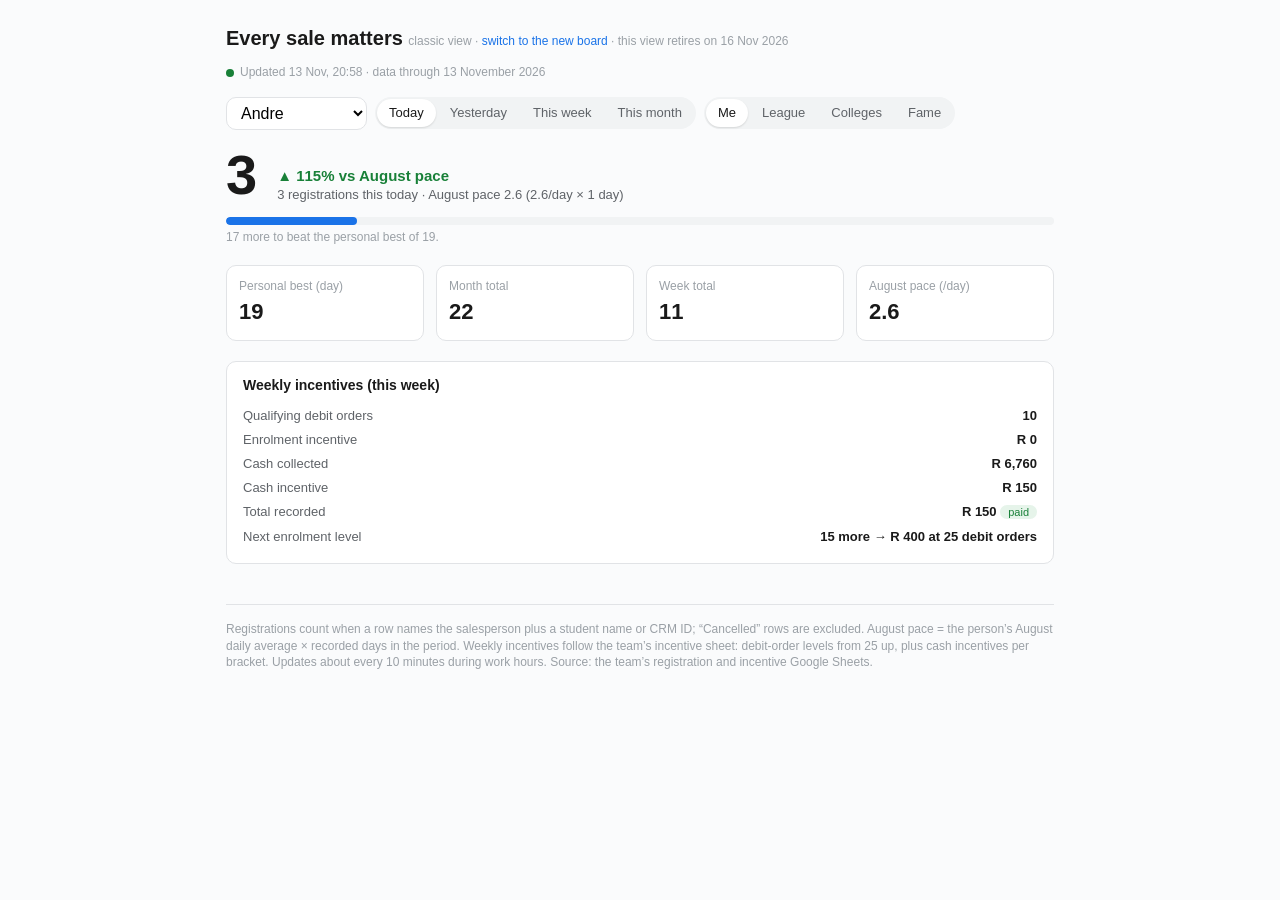
<file: classic/index.html>
<!DOCTYPE html>
<html lang="en">
<head>
<meta charset="UTF-8">
<meta name="viewport" content="width=device-width, initial-scale=1.0">
<title>Sales scoreboard · Every sale matters</title>
<style>
  :root {
    --text: #1a1a1a; --muted: #5f6368; --faint: #9aa0a6;
    --border: #e1e3e6; --bg-muted: #f1f3f4; --bg-raised: #ffffff;
    --blue: #1a73e8; --green: #188038; --red: #d93025;
    --radius: 10px; --radius-full: 999px;
  }
  * { box-sizing: border-box; }
  body {
    margin: 0; font-family: -apple-system, "Segoe UI", Roboto, Arial, sans-serif;
    color: var(--text); background: #fafbfc; line-height: 1.4;
  }
  .wrap { max-width: 860px; margin: 0 auto; padding: 24px 16px 64px; }
  .num { font-variant-numeric: tabular-nums; }
  a { color: var(--blue); text-decoration: none; }
  a:hover { text-decoration: underline; }

  .head { display: flex; align-items: baseline; justify-content: space-between; gap: 12px; flex-wrap: wrap; }
  .title { font-size: 20px; font-weight: 600; }
  .meta { font-size: 12px; color: var(--faint); }
  .live { display: inline-block; width: 8px; height: 8px; border-radius: var(--radius-full); background: var(--green); margin-inline-end: 6px; vertical-align: middle; }

  .controls { display: flex; gap: 8px; flex-wrap: wrap; align-items: center; margin-block: 16px; }
  select, .seg button { font: inherit; }
  select { padding: 6px 10px; border: 1px solid var(--border); border-radius: var(--radius); background: var(--bg-raised); max-width: 190px; }
  .seg { display: inline-flex; gap: 2px; background: var(--bg-muted); border-radius: var(--radius-full); padding: 2px; }
  .seg button { border: 0; background: transparent; padding: 5px 12px; border-radius: var(--radius-full); font-size: 13px; color: var(--muted); cursor: pointer; }
  .seg button[aria-pressed="true"] { background: var(--bg-raised); color: var(--text); box-shadow: 0 1px 2px rgba(0,0,0,.12); }

  .hero { display: flex; align-items: flex-end; gap: 20px; flex-wrap: wrap; margin-block-start: 8px; }
  .big { font-size: 56px; font-weight: 600; line-height: 1.05; }
  .delta { font-size: 15px; font-weight: 600; }
  .delta.up { color: var(--green); } .delta.down { color: var(--red); }
  .sub { font-size: 13px; color: var(--muted); max-width: 420px; }

  .bar { height: 8px; border-radius: var(--radius-full); background: var(--bg-muted); overflow: hidden; margin-block: 12px 4px; }
  .bar > div { height: 100%; border-radius: var(--radius-full); background: var(--blue); }
  .barlabel { font-size: 12px; color: var(--faint); }

  .grid { display: grid; grid-template-columns: repeat(auto-fit, minmax(150px, 1fr)); gap: 12px; margin-block-start: 20px; }
  .cell { border: 1px solid var(--border); border-radius: var(--radius); padding: 12px; background: var(--bg-raised); }
  .cell .k { font-size: 12px; color: var(--faint); }
  .cell .v { font-size: 22px; font-weight: 600; margin-block-start: 2px; }

  .panel { border: 1px solid var(--border); border-radius: var(--radius); padding: 14px 16px; margin-block-start: 20px; background: var(--bg-raised); }
  .panel h3 { margin: 0 0 8px; font-size: 14px; }
  .line { display: flex; justify-content: space-between; gap: 12px; font-size: 13px; padding-block: 3px; }
  .line .lab { color: var(--muted); }
  .line .val { font-weight: 600; }
  .paid { font-size: 11px; padding: 1px 8px; border-radius: var(--radius-full); font-weight: 500; }
  .paid.yes { color: var(--green); background: #e6f4ea; }
  .paid.no { color: var(--faint); background: var(--bg-muted); }

  .tablewrap { margin-block-start: 12px; max-height: 480px; overflow: auto; border: 1px solid var(--border); border-radius: var(--radius); background: var(--bg-raised); }
  table { width: 100%; border-collapse: collapse; font-size: 13px; }
  th, td { text-align: left; padding: 7px 12px; border-block-end: 1px solid var(--border); }
  th { position: sticky; top: 0; background: var(--bg-raised); font-size: 12px; color: var(--faint); font-weight: 600; z-index: 1; }
  td.r, th.r { text-align: end; }
  tr.me td { background: #e8f0fe; }
  .chip { font-size: 11px; color: var(--faint); }
  .pct.up { color: var(--green); } .pct.down { color: var(--red); }

  .college { margin-block: 16px; }
  .college .top { display: flex; justify-content: space-between; font-size: 14px; margin-block-end: 6px; }
  .college .top .n { font-weight: 600; }
  .college .top .p { color: var(--muted); }

  footer { margin-block-start: 40px; font-size: 12px; color: var(--faint); border-block-start: 1px solid var(--border); padding-block-start: 16px; }
  [hidden] { display: none !important; }
  .loading { color: var(--faint); font-size: 14px; padding: 40px 0; text-align: center; }
</style>
</head>
<body>
<div class="wrap">
  <div class="head">
    <div class="title">Every sale matters <span style="font-size:12px;font-weight:400;color:#9aa0a6">classic view · <a href="../v2/">switch to the new board</a> · this view retires on 16 Nov 2026</span></div>
    <div class="meta"><span class="live"></span><span id="meta">Loading…</span></div>
  </div>

  <div class="controls">
    <select id="person" aria-label="Choose a name"></select>
    <div class="seg" id="periodSeg" aria-label="Period"></div>
    <div class="seg" id="viewSeg" aria-label="View"></div>
  </div>

  <div id="loading" class="loading">Reading the registration sheets…</div>

  <div id="content" hidden>
    <section id="viewMe">
      <div class="hero">
        <div class="big num" id="heroCount">–</div>
        <div>
          <div class="delta num" id="heroDelta"></div>
          <div class="sub" id="heroSub"></div>
        </div>
      </div>
      <div class="bar"><div id="bestBar" style="width:0%"></div></div>
      <div class="barlabel" id="bestLabel"></div>
      <div class="grid" id="statGrid"></div>
      <div class="panel">
        <h3>Weekly incentives (this week)</h3>
        <div id="incLines"></div>
      </div>
    </section>

    <section id="viewLeague" hidden>
      <div class="sub" id="leagueSub"></div>
      <div class="tablewrap">
        <table>
          <thead><tr><th>#</th><th>Person</th><th>College</th><th class="r">Now</th><th class="r">Aug pace</th><th class="r">±</th></tr></thead>
          <tbody id="leagueBody"></tbody>
        </table>
      </div>
    </section>

    <section id="viewColleges" hidden>
      <div class="sub" id="collegeSub"></div>
      <div id="collegeList"></div>
    </section>

    <section id="viewFame" hidden>
      <div class="sub" id="fameSub"></div>
      <div class="grid" style="grid-template-columns: repeat(auto-fit, minmax(260px, 1fr));">
        <div class="panel" style="margin-block-start: 12px;">
          <h3>Records broken</h3>
          <div id="fameRecords"></div>
        </div>
        <div class="panel" style="margin-block-start: 12px;">
          <h3>Biggest days</h3>
          <div class="tablewrap" style="max-height: 320px; margin-block-start: 4px;">
            <table>
              <thead><tr><th>#</th><th>Person</th><th class="r">Sales</th><th>Date</th></tr></thead>
              <tbody id="fameTop"></tbody>
            </table>
          </div>
        </div>
        <div class="panel" style="margin-block-start: 12px;">
          <h3>Hot streaks</h3>
          <div id="fameStreaks"></div>
        </div>
      </div>
    </section>
  </div>

  <footer>
    Registrations count when a row names the salesperson plus a student name or CRM ID; “Cancelled” rows are excluded.
    August pace = the person’s August daily average × recorded days in the period. Weekly incentives follow the
    team’s incentive sheet: debit-order levels from 25 up, plus cash incentives per bracket. Updates about every
    10 minutes during work hours. Source: the team’s registration and incentive Google Sheets.
  </footer>
</div>

<script id="embedded-data" type="application/json">{"generated_at": "2026-10-04T22:44:19", "latest_day": "2026-09-30", "month_recorded_days": 21, "aug_recorded_days": 20, "people": [{"name": "Duduzile", "college": "Bellview Inst.", "aug_per_day": 2.45, "today": 7, "yesterday": 1, "week": 16, "month": 118, "best_day": 8, "prev_best": 8, "incentive": {"debit_orders": 14, "enrolment_incentive": 0, "cash_collected": 0.0, "cash_incentive": 0, "paid": false, "total": 0, "next_level_at": 25, "next_level_amount": 400, "to_next_level": 11}}, {"name": "Lesego", "college": "Bellview Inst.", "aug_per_day": 1.6, "today": 3, "yesterday": 5, "week": 13, "month": 59, "best_day": 6, "prev_best": 6, "incentive": {"debit_orders": 12, "enrolment_incentive": 0, "cash_collected": 0.0, "cash_incentive": 0, "paid": false, "total": 0, "next_level_at": 25, "next_level_amount": 400, "to_next_level": 13}}, {"name": "Andre", "college": "Skills Academy", "aug_per_day": 2.6, "today": 2, "yesterday": 4, "week": 11, "month": 69, "best_day": 7, "prev_best": 7, "incentive": {"debit_orders": 8, "enrolment_incentive": 0, "cash_collected": 4245.0, "cash_incentive": 100, "paid": false, "total": 100, "next_level_at": 25, "next_level_amount": 400, "to_next_level": 17}}, {"name": "Glynis", "college": "Matric College", "aug_per_day": 1.9, "today": 0, "yesterday": 0, "week": 0, "month": 29, "best_day": 6, "prev_best": 6, "incentive": {"debit_orders": 0, "enrolment_incentive": 0, "cash_collected": 0.0, "cash_incentive": 0, "paid": false, "total": 0, "next_level_at": 25, "next_level_amount": 400, "to_next_level": 25}}, {"name": "Natasha", "college": "Matric College", "aug_per_day": 4.15, "today": 7, "yesterday": 3, "week": 15, "month": 105, "best_day": 10, "prev_best": 10, "incentive": {"debit_orders": 15, "enrolment_incentive": 0, "cash_collected": 0.0, "cash_incentive": 0, "paid": false, "total": 0, "next_level_at": 25, "next_level_amount": 400, "to_next_level": 10}}, {"name": "Leigh", "college": "Skills Academy", "aug_per_day": 1.65, "today": 0, "yesterday": 1, "week": 2, "month": 36, "best_day": 4, "prev_best": 4, "incentive": {"debit_orders": 0, "enrolment_incentive": 0, "cash_collected": 11068.34, "cash_incentive": 250, "paid": false, "total": 250, "next_level_at": 25, "next_level_amount": 400, "to_next_level": 25}}, {"name": "Prince", "college": "Skills Academy", "aug_per_day": 3.9, "today": 3, "yesterday": 1, "week": 6, "month": 66, "best_day": 8, "prev_best": 8, "incentive": {"debit_orders": 4, "enrolment_incentive": 0, "cash_collected": 0.0, "cash_incentive": 0, "paid": false, "total": 0, "next_level_at": 25, "next_level_amount": 400, "to_next_level": 21}}, {"name": "Nomfundo", "college": "Matric College", "aug_per_day": 3.55, "today": 0, "yesterday": 0, "week": 0, "month": 43, "best_day": 8, "prev_best": 8, "incentive": {"debit_orders": 0, "enrolment_incentive": 0, "cash_collected": 0.0, "cash_incentive": 0, "paid": false, "total": 0, "next_level_at": 25, "next_level_amount": 400, "to_next_level": 25}}, {"name": "Liza", "college": "Skills Academy", "aug_per_day": 6.5, "today": 5, "yesterday": 5, "week": 10, "month": 132, "best_day": 14, "prev_best": 14, "incentive": {"debit_orders": 9, "enrolment_incentive": 0, "cash_collected": 3615.0, "cash_incentive": 100, "paid": false, "total": 100, "next_level_at": 25, "next_level_amount": 400, "to_next_level": 16}}, {"name": "Christinah", "college": "Bellview Inst.", "aug_per_day": 4.5, "today": 5, "yesterday": 2, "week": 15, "month": 95, "best_day": 8, "prev_best": 8, "incentive": {"debit_orders": 15, "enrolment_incentive": 0, "cash_collected": 0.0, "cash_incentive": 0, "paid": false, "total": 0, "next_level_at": 25, "next_level_amount": 400, "to_next_level": 10}}, {"name": "Tanya", "college": "Bellview Inst.", "aug_per_day": 6.1, "today": 6, "yesterday": 7, "week": 22, "month": 144, "best_day": 15, "prev_best": 15, "incentive": {"debit_orders": 23, "enrolment_incentive": 0, "cash_collected": 0.0, "cash_incentive": 0, "paid": false, "total": 0, "next_level_at": 25, "next_level_amount": 400, "to_next_level": 2}}, {"name": "Kenneth", "college": "Skills Academy", "aug_per_day": 8.35, "today": 9, "yesterday": 9, "week": 27, "month": 189, "best_day": 13, "prev_best": 13, "incentive": {"debit_orders": 25, "enrolment_incentive": 400, "cash_collected": 2150.0, "cash_incentive": 50, "paid": false, "total": 450, "next_level_at": 30, "next_level_amount": 550, "to_next_level": 5}}, {"name": "Mpho", "college": "Bellview Inst.", "aug_per_day": 4.45, "today": 5, "yesterday": 4, "week": 13, "month": 85, "best_day": 10, "prev_best": 10, "incentive": {"debit_orders": 12, "enrolment_incentive": 0, "cash_collected": 1971.0, "cash_incentive": 100, "paid": false, "total": 100, "next_level_at": 25, "next_level_amount": 400, "to_next_level": 13}}, {"name": "Debbie", "college": "Skills Academy", "aug_per_day": 2.8, "today": 2, "yesterday": 3, "week": 7, "month": 51, "best_day": 6, "prev_best": 6, "incentive": {"debit_orders": 3, "enrolment_incentive": 0, "cash_collected": 8634.0, "cash_incentive": 200, "paid": false, "total": 200, "next_level_at": 25, "next_level_amount": 400, "to_next_level": 22}}, {"name": "Pheletso", "college": "Skills Academy", "aug_per_day": 4.95, "today": 1, "yesterday": 4, "week": 8, "month": 98, "best_day": 9, "prev_best": 9, "incentive": {"debit_orders": 8, "enrolment_incentive": 0, "cash_collected": 0.0, "cash_incentive": 0, "paid": false, "total": 0, "next_level_at": 25, "next_level_amount": 400, "to_next_level": 17}}, {"name": "Keeletse", "college": "Bellview Inst.", "aug_per_day": 3.45, "today": 1, "yesterday": 5, "week": 10, "month": 64, "best_day": 5, "prev_best": 5, "incentive": {"debit_orders": 10, "enrolment_incentive": 0, "cash_collected": 0.0, "cash_incentive": 0, "paid": false, "total": 0, "next_level_at": 25, "next_level_amount": 400, "to_next_level": 15}}, {"name": "Clarence", "college": "Skills Academy", "aug_per_day": 8.15, "today": 7, "yesterday": 6, "week": 16, "month": 147, "best_day": 15, "prev_best": 15, "incentive": {"debit_orders": 16, "enrolment_incentive": 0, "cash_collected": 0.0, "cash_incentive": 0, "paid": false, "total": 0, "next_level_at": 25, "next_level_amount": 400, "to_next_level": 9}}, {"name": "Mary", "college": "Matric College", "aug_per_day": 3.8, "today": 0, "yesterday": 0, "week": 0, "month": 39, "best_day": 6, "prev_best": 6, "incentive": {"debit_orders": 0, "enrolment_incentive": 0, "cash_collected": 0.0, "cash_incentive": 0, "paid": false, "total": 0, "next_level_at": 25, "next_level_amount": 400, "to_next_level": 25}}, {"name": "Clauday", "college": "Matric College", "aug_per_day": 6.2, "today": 6, "yesterday": 5, "week": 15, "month": 100, "best_day": 10, "prev_best": 10, "incentive": {"debit_orders": 13, "enrolment_incentive": 0, "cash_collected": 10292.0, "cash_incentive": 300, "paid": false, "total": 300, "next_level_at": 25, "next_level_amount": 400, "to_next_level": 12}}, {"name": "Palesa", "college": "Matric College", "aug_per_day": 5.3, "today": 3, "yesterday": 6, "week": 19, "month": 108, "best_day": 10, "prev_best": 10, "incentive": {"debit_orders": 19, "enrolment_incentive": 0, "cash_collected": 0.0, "cash_incentive": 0, "paid": false, "total": 0, "next_level_at": 25, "next_level_amount": 400, "to_next_level": 6}}, {"name": "ChristaB", "college": "Bellview Inst.", "aug_per_day": 4.9, "today": 0, "yesterday": 0, "week": 0, "month": 55, "best_day": 9, "prev_best": 9, "incentive": {"debit_orders": 0, "enrolment_incentive": 0, "cash_collected": 0.0, "cash_incentive": 0, "paid": false, "total": 0, "next_level_at": 25, "next_level_amount": 400, "to_next_level": 25}}, {"name": "Willem", "college": "Skills Academy", "aug_per_day": 2.4, "today": 0, "yesterday": 0, "week": 2, "month": 36, "best_day": 4, "prev_best": 4, "incentive": {"debit_orders": 2, "enrolment_incentive": 0, "cash_collected": 0.0, "cash_incentive": 0, "paid": false, "total": 0, "next_level_at": 25, "next_level_amount": 400, "to_next_level": 23}}, {"name": "Nompumelelo", "college": "Bellview Inst.", "aug_per_day": 5.2, "today": 6, "yesterday": 1, "week": 15, "month": 106, "best_day": 12, "prev_best": 12, "incentive": {"debit_orders": 15, "enrolment_incentive": 0, "cash_collected": 0.0, "cash_incentive": 0, "paid": false, "total": 0, "next_level_at": 25, "next_level_amount": 400, "to_next_level": 10}}, {"name": "Grace", "college": "Skills Academy", "aug_per_day": 6.05, "today": 7, "yesterday": 5, "week": 14, "month": 116, "best_day": 9, "prev_best": 9, "incentive": {"debit_orders": 14, "enrolment_incentive": 0, "cash_collected": 0.0, "cash_incentive": 0, "paid": false, "total": 0, "next_level_at": 25, "next_level_amount": 400, "to_next_level": 11}}, {"name": "Vinolia", "college": "Skills Academy", "aug_per_day": 5.05, "today": 4, "yesterday": 8, "week": 14, "month": 100, "best_day": 13, "prev_best": 13, "incentive": {"debit_orders": 14, "enrolment_incentive": 0, "cash_collected": 0.0, "cash_incentive": 0, "paid": false, "total": 0, "next_level_at": 25, "next_level_amount": 400, "to_next_level": 11}}, {"name": "Nthabiseng", "college": "Skills Academy", "aug_per_day": 6.5, "today": 4, "yesterday": 0, "week": 9, "month": 102, "best_day": 11, "prev_best": 11, "incentive": {"debit_orders": 9, "enrolment_incentive": 0, "cash_collected": 0.0, "cash_incentive": 0, "paid": false, "total": 0, "next_level_at": 25, "next_level_amount": 400, "to_next_level": 16}}, {"name": "Lindiwe", "college": "Matric College", "aug_per_day": 8.15, "today": 0, "yesterday": 0, "week": 0, "month": 107, "best_day": 13, "prev_best": 13, "incentive": {"debit_orders": 0, "enrolment_incentive": 0, "cash_collected": 0.0, "cash_incentive": 0, "paid": false, "total": 0, "next_level_at": 25, "next_level_amount": 400, "to_next_level": 25}}, {"name": "Eno", "college": "Bellview Inst.", "aug_per_day": 3.65, "today": 3, "yesterday": 1, "week": 4, "month": 58, "best_day": 8, "prev_best": 8, "incentive": {"debit_orders": 4, "enrolment_incentive": 0, "cash_collected": 0.0, "cash_incentive": 0, "paid": false, "total": 0, "next_level_at": 25, "next_level_amount": 400, "to_next_level": 21}}, {"name": "Hulda", "college": "Matric College", "aug_per_day": 2.95, "today": 2, "yesterday": 2, "week": 5, "month": 46, "best_day": 6, "prev_best": 6, "incentive": {"debit_orders": 5, "enrolment_incentive": 0, "cash_collected": 0.0, "cash_incentive": 0, "paid": false, "total": 0, "next_level_at": 25, "next_level_amount": 400, "to_next_level": 20}}, {"name": "Ntase", "college": "Skills Academy", "aug_per_day": 8.2, "today": 2, "yesterday": 3, "week": 11, "month": 110, "best_day": 16, "prev_best": 16, "incentive": {"debit_orders": 11, "enrolment_incentive": 0, "cash_collected": 0.0, "cash_incentive": 0, "paid": false, "total": 0, "next_level_at": 25, "next_level_amount": 400, "to_next_level": 14}}, {"name": "Fezekisiwe", "college": "Matric College", "aug_per_day": 4.85, "today": 0, "yesterday": 0, "week": 0, "month": 34, "best_day": 8, "prev_best": 8, "incentive": {"debit_orders": 0, "enrolment_incentive": 0, "cash_collected": 0.0, "cash_incentive": 0, "paid": false, "total": 0, "next_level_at": 25, "next_level_amount": 400, "to_next_level": 25}}, {"name": "Leoto", "college": "Skills Academy", "aug_per_day": 5.1, "today": 5, "yesterday": 4, "week": 16, "month": 77, "best_day": 8, "prev_best": 8, "incentive": {"debit_orders": 15, "enrolment_incentive": 0, "cash_collected": 0.0, "cash_incentive": 0, "paid": false, "total": 0, "next_level_at": 25, "next_level_amount": 400, "to_next_level": 10}}, {"name": "Christa", "college": "Skills Academy", "aug_per_day": 3.45, "today": 4, "yesterday": 3, "week": 10, "month": 56, "best_day": 10, "prev_best": 10, "incentive": {"debit_orders": 10, "enrolment_incentive": 0, "cash_collected": 0.0, "cash_incentive": 0, "paid": false, "total": 0, "next_level_at": 25, "next_level_amount": 400, "to_next_level": 15}}, {"name": "Priscilla", "college": "Bellview Inst.", "aug_per_day": 3.55, "today": 0, "yesterday": 0, "week": 0, "month": 15, "best_day": 8, "prev_best": 8, "incentive": {"debit_orders": 0, "enrolment_incentive": 0, "cash_collected": 0.0, "cash_incentive": 0, "paid": false, "total": 0, "next_level_at": 25, "next_level_amount": 400, "to_next_level": 25}}], "colleges": {"Bellview Inst.": {"now": 799, "expected": 836.8499999999999, "aug_per_day": 39.85, "pct": 95.4770866941507}, "Skills Academy": {"now": 1385, "expected": 1588.6499999999999, "aug_per_day": 75.64999999999999, "pct": 87.180939791647}, "Matric College": {"now": 611, "expected": 857.85, "aug_per_day": 40.85000000000001, "pct": 71.22457306055837}}, "daily": {"2026-08-03": {"Clarence": 15, "Vinolia": 13, "Liza": 8, "Nthabiseng": 9, "Christa": 7, "Debbie": 6, "Pheletso": 6, "Leoto": 5, "Ntase": 5, "Grace": 5, "Prince": 4, "Willem": 2, "Andre": 1, "Lindiwe": 11, "Hulda": 6, "Fezekisiwe": 6, "Palesa": 7, "Clauday": 5, "Mary": 5, "Nomfundo": 2, "Natasha": 2, "Eno": 7, "ChristaB": 7, "Christinah": 6, "Mpho": 5, "Duduzile": 5, "Keeletse": 5, "Priscilla": 4, "Nompumelelo": 3}, "2026-08-04": {"Ntase": 16, "Liza": 9, "Grace": 8, "Nthabiseng": 8, "Leoto": 6, "Clarence": 4, "Leigh": 4, "Debbie": 4, "Prince": 3, "Andre": 3, "Vinolia": 3, "Christa": 2, "Willem": 2, "Pheletso": 3, "Lindiwe": 10, "Clauday": 8, "Fezekisiwe": 5, "Hulda": 5, "Palesa": 6, "Nomfundo": 4, "Natasha": 3, "Nompumelelo": 6, "Mpho": 7, "Eno": 6, "Priscilla": 4, "Keeletse": 2, "ChristaB": 2, "Christinah": 2}, "2026-08-05": {"Clarence": 10, "Nthabiseng": 8, "Kenneth": 8, "Grace": 8, "Liza": 6, "Ntase": 6, "Pheletso": 6, "Andre": 4, "Leoto": 5, "Vinolia": 4, "Debbie": 4, "Christa": 5, "Willem": 1, "Lindiwe": 9, "Natasha": 5, "Hulda": 4, "Palesa": 6, "Glynis": 4, "Fezekisiwe": 4, "Nomfundo": 2, "Clauday": 2, "Mary": 2, "Christinah": 7, "Duduzile": 7, "Mpho": 4, "Keeletse": 3, "Nompumelelo": 2, "Priscilla": 1, "Eno": 1}, "2026-08-06": {"Kenneth": 13, "Ntase": 9, "Clarence": 7, "Nthabiseng": 7, "Liza": 5, "Pheletso": 5, "Leoto": 5, "Debbie": 4, "Leigh": 3, "Grace": 3, "Prince": 3, "Christa": 3, "Vinolia": 1, "Willem": 1, "Clauday": 10, "Lindiwe": 5, "Nomfundo": 3, "Natasha": 3, "Hulda": 3, "Palesa": 3, "Fezekisiwe": 4, "Glynis": 1, "Mpho": 7, "Nompumelelo": 4, "Christinah": 4, "Duduzile": 2, "Eno": 2, "Priscilla": 2, "Keeletse": 2, "Mary": 1}, "2026-08-07": {"Leoto": 6, "Kenneth": 5, "Vinolia": 5, "Clarence": 4, "Ntase": 4, "Pheletso": 4, "Willem": 4, "Andre": 4, "Christa": 3, "Nthabiseng": 3, "Liza": 2, "Grace": 2, "Leigh": 1, "Clauday": 5, "Mary": 4, "Palesa": 3, "Nomfundo": 5, "Natasha": 2, "Fezekisiwe": 5, "Lindiwe": 1, "Keeletse": 3, "Mpho": 2, "Christinah": 2, "Eno": 1, "Priscilla": 1, "Hulda": 1}, "2026-08-11": {"Grace": 6, "Clarence": 5, "Pheletso": 6, "Ntase": 4, "Kenneth": 4, "Prince": 4, "Liza": 5, "Vinolia": 4, "Debbie": 3, "Christa": 3, "Andre": 2, "Leoto": 2, "Willem": 1, "Nthabiseng": 1, "Clauday": 4, "Mary": 4, "Nomfundo": 3, "Palesa": 5, "Fezekisiwe": 5, "Hulda": 5, "Lindiwe": 6, "Natasha": 1, "Glynis": 1, "Tanya": 10, "ChristaB": 8, "Nompumelelo": 7, "Keeletse": 5, "Eno": 4, "Christinah": 5, "Mpho": 2}, "2026-08-12": {"Ntase": 12, "Kenneth": 12, "Liza": 7, "Nthabiseng": 8, "Grace": 8, "Clarence": 6, "Vinolia": 7, "Leoto": 5, "Debbie": 5, "Prince": 4, "Pheletso": 5, "Willem": 3, "Andre": 1, "Christa": 1, "Lindiwe": 10, "Natasha": 8, "Fezekisiwe": 6, "Mary": 6, "Clauday": 7, "Nomfundo": 4, "Hulda": 3, "Nompumelelo": 7, "Eno": 8, "ChristaB": 9, "Keeletse": 5, "Tanya": 4, "Christinah": 3}, "2026-08-13": {"Clarence": 11, "Kenneth": 10, "Grace": 7, "Ntase": 7, "Prince": 5, "Nthabiseng": 6, "Leoto": 4, "Willem": 4, "Pheletso": 4, "Debbie": 2, "Vinolia": 3, "Andre": 2, "Liza": 2, "Leigh": 2, "Christa": 3, "Lindiwe": 9, "Clauday": 8, "Fezekisiwe": 5, "Hulda": 4, "Glynis": 3, "Palesa": 2, "Mary": 3, "Nomfundo": 2, "Natasha": 1, "Christinah": 7, "Tanya": 7, "ChristaB": 5, "Eno": 4, "Keeletse": 5, "Nompumelelo": 2, "Mpho": 1}, "2026-08-14": {"Clarence": 9, "Andre": 7, "Kenneth": 9, "Liza": 6, "Nthabiseng": 5, "Prince": 8, "Ntase": 7, "Grace": 5, "Vinolia": 6, "Willem": 3, "Pheletso": 6, "Leoto": 1, "Leigh": 1, "Lindiwe": 5, "Mary": 4, "Clauday": 3, "Fezekisiwe": 4, "Natasha": 3, "Palesa": 2, "Hulda": 2, "Nomfundo": 2, "Tanya": 10, "ChristaB": 5, "Nompumelelo": 5, "Christinah": 5, "Keeletse": 5, "Mpho": 1}, "2026-08-17": {"Kenneth": 11, "Grace": 9, "Nthabiseng": 8, "Liza": 8, "Andre": 6, "Ntase": 6, "Prince": 5, "Leoto": 5, "Christa": 4, "Debbie": 4, "Clarence": 3, "Willem": 2, "Leigh": 1, "Clauday": 10, "Lindiwe": 7, "Palesa": 6, "Nomfundo": 4, "Natasha": 4, "Fezekisiwe": 4, "Mary": 3, "Hulda": 2, "Glynis": 1, "Tanya": 11, "Mpho": 9, "Priscilla": 8, "Keeletse": 5, "Christinah": 4, "Nompumelelo": 5, "ChristaB": 2}, "2026-08-18": {"Clarence": 12, "Ntase": 12, "Kenneth": 13, "Vinolia": 8, "Christa": 7, "Grace": 8, "Nthabiseng": 8, "Leoto": 6, "Debbie": 5, "Andre": 5, "Prince": 4, "Liza": 4, "Pheletso": 4, "Willem": 2, "Lindiwe": 8, "Clauday": 7, "Fezekisiwe": 7, "Mary": 6, "Palesa": 5, "Nomfundo": 4, "Hulda": 3, "Natasha": 5, "Glynis": 2, "Tanya": 15, "Eno": 6, "Nompumelelo": 7, "Priscilla": 6, "Christinah": 6, "Mpho": 5, "Keeletse": 3, "ChristaB": 4, "Lesego": 1}, "2026-08-19": {"Clarence": 11, "Liza": 9, "Nthabiseng": 11, "Kenneth": 11, "Ntase": 10, "Vinolia": 6, "Pheletso": 7, "Christa": 6, "Grace": 5, "Prince": 6, "Leigh": 3, "Leoto": 6, "Debbie": 6, "Andre": 1, "Willem": 2, "Lindiwe": 13, "Clauday": 9, "Fezekisiwe": 8, "Palesa": 8, "Mary": 5, "Nomfundo": 5, "Natasha": 7, "Hulda": 2, "Glynis": 2, "Tanya": 15, "Mpho": 9, "Nompumelelo": 6, "Christinah": 6, "Eno": 4, "Priscilla": 6, "ChristaB": 3, "Lesego": 3, "Keeletse": 3}, "2026-08-20": {"Kenneth": 13, "Clarence": 9, "Ntase": 11, "Nthabiseng": 8, "Pheletso": 7, "Leoto": 5, "Liza": 5, "Prince": 5, "Grace": 4, "Debbie": 4, "Andre": 4, "Vinolia": 3, "Leigh": 3, "Christa": 3, "Willem": 4, "Lindiwe": 10, "Clauday": 6, "Palesa": 6, "Nomfundo": 5, "Natasha": 3, "Fezekisiwe": 4, "Mary": 3, "Glynis": 2, "Hulda": 1, "Tanya": 9, "Nompumelelo": 7, "Keeletse": 5, "Priscilla": 6, "Mpho": 4, "Christinah": 4, "ChristaB": 4, "Eno": 2, "Lesego": 1}, "2026-08-21": {"Liza": 6, "Ntase": 6, "Clarence": 5, "Nthabiseng": 5, "Kenneth": 7, "Leoto": 6, "Prince": 6, "Pheletso": 7, "Grace": 4, "Vinolia": 6, "Christa": 2, "Andre": 2, "Willem": 3, "Debbie": 1, "Leigh": 1, "Clauday": 8, "Palesa": 5, "Nomfundo": 3, "Lindiwe": 7, "Fezekisiwe": 5, "Mary": 3, "Natasha": 2, "Glynis": 2, "Hulda": 1, "ChristaB": 6, "Nompumelelo": 5, "Priscilla": 5, "Mpho": 4, "Christinah": 5, "Lesego": 3, "Keeletse": 2, "Eno": 2, "Tanya": 2}, "2026-08-24": {"Liza": 12, "Christa": 10, "Kenneth": 9, "Nthabiseng": 7, "Clarence": 5, "Grace": 6, "Leoto": 6, "Pheletso": 5, "Ntase": 5, "Vinolia": 4, "Willem": 3, "Leigh": 2, "Lindiwe": 13, "Palesa": 10, "Clauday": 10, "Glynis": 6, "Natasha": 5, "Nomfundo": 5, "Mary": 5, "Hulda": 1, "Nompumelelo": 12, "ChristaB": 9, "Duduzile": 6, "Christinah": 6, "Tanya": 4, "Eno": 4, "Priscilla": 4, "Lesego": 3, "Mpho": 3, "Keeletse": 1}, "2026-08-25": {"Ntase": 12, "Clarence": 8, "Kenneth": 9, "Grace": 7, "Nthabiseng": 6, "Liza": 5, "Leoto": 5, "Pheletso": 5, "Willem": 4, "Vinolia": 3, "Prince": 3, "Christa": 3, "Debbie": 2, "Andre": 1, "Leigh": 1, "Clauday": 7, "Fezekisiwe": 6, "Glynis": 5, "Lindiwe": 6, "Palesa": 6, "Natasha": 6, "Nomfundo": 4, "Mary": 3, "Hulda": 3, "Duduzile": 8, "ChristaB": 9, "Nompumelelo": 7, "Tanya": 6, "Mpho": 5, "Eno": 6, "Priscilla": 4, "Lesego": 3, "Christinah": 2, "Keeletse": 1}, "2026-08-26": {"Kenneth": 13, "Liza": 7, "Nthabiseng": 8, "Ntase": 7, "Grace": 7, "Clarence": 7, "Pheletso": 5, "Leoto": 6, "Leigh": 4, "Prince": 4, "Vinolia": 5, "Debbie": 2, "Andre": 2, "Willem": 1, "Christa": 1, "Clauday": 8, "Lindiwe": 6, "Palesa": 6, "Natasha": 6, "Mary": 6, "Fezekisiwe": 7, "Hulda": 6, "Nomfundo": 3, "Glynis": 1, "Nompumelelo": 8, "Duduzile": 7, "Tanya": 6, "Eno": 5, "ChristaB": 7, "Christinah": 5, "Priscilla": 6, "Lesego": 5, "Mpho": 4, "Keeletse": 5}, "2026-08-27": {"Ntase": 11, "Kenneth": 10, "Clarence": 10, "Liza": 7, "Vinolia": 9, "Grace": 6, "Nthabiseng": 5, "Pheletso": 5, "Leoto": 4, "Leigh": 4, "Andre": 3, "Debbie": 3, "Prince": 3, "Christa": 2, "Willem": 2, "Lindiwe": 10, "Palesa": 8, "Glynis": 6, "Nomfundo": 6, "Natasha": 4, "Hulda": 4, "Fezekisiwe": 3, "Mary": 4, "Clauday": 2, "Tanya": 10, "Eno": 6, "Priscilla": 7, "ChristaB": 6, "Duduzile": 5, "Mpho": 5, "Nompumelelo": 5, "Lesego": 4, "Keeletse": 3, "Christinah": 1}, "2026-08-28": {"Clarence": 12, "Kenneth": 9, "Leoto": 6, "Pheletso": 5, "Ntase": 6, "Grace": 5, "Nthabiseng": 4, "Vinolia": 6, "Liza": 3, "Prince": 3, "Leigh": 2, "Christa": 2, "Willem": 1, "Palesa": 5, "Lindiwe": 5, "Natasha": 5, "Hulda": 2, "Mary": 3, "Glynis": 2, "Fezekisiwe": 2, "Clauday": 3, "Nomfundo": 2, "Tanya": 6, "Eno": 4, "Christinah": 7, "ChristaB": 5, "Nompumelelo": 4, "Priscilla": 4, "Duduzile": 4, "Mpho": 2, "Lesego": 4, "Keeletse": 2}, "2026-08-31": {"Liza": 14, "Clarence": 10, "Prince": 8, "Leoto": 8, "Ntase": 8, "Grace": 8, "Nthabiseng": 5, "Vinolia": 5, "Andre": 4, "Pheletso": 4, "Willem": 3, "Christa": 2, "Leigh": 1, "Kenneth": 1, "Debbie": 1, "Lindiwe": 12, "Palesa": 7, "Natasha": 8, "Fezekisiwe": 7, "Mary": 6, "Hulda": 1, "Clauday": 2, "Nomfundo": 3, "Mpho": 10, "ChristaB": 7, "Tanya": 7, "Lesego": 5, "Keeletse": 4, "Duduzile": 5, "Nompumelelo": 2, "Christinah": 3, "Priscilla": 3, "Eno": 1}, "2026-09-01": {"Vinolia": 8, "Kenneth": 8, "Clarence": 7, "Prince": 7, "Liza": 6, "Leoto": 5, "Nthabiseng": 6, "Grace": 6, "Ntase": 3, "Leigh": 3, "Andre": 2, "Willem": 2, "Christa": 1, "Pheletso": 1, "Clauday": 6, "Lindiwe": 6, "Fezekisiwe": 6, "Palesa": 6, "Natasha": 6, "Mary": 3, "Glynis": 4, "Nomfundo": 3, "ChristaB": 6, "Mpho": 4, "Nompumelelo": 5, "Christinah": 6, "Tanya": 4, "Duduzile": 2, "Keeletse": 2, "Priscilla": 2, "Lesego": 1}, "2026-09-02": {"Kenneth": 10, "Leigh": 4, "Grace": 7, "Liza": 5, "Pheletso": 5, "Leoto": 3, "Andre": 3, "Willem": 2, "Debbie": 2, "Vinolia": 2, "Prince": 2, "Christa": 2, "Clarence": 1, "Clauday": 5, "Mary": 4, "Natasha": 5, "Lindiwe": 5, "Palesa": 5, "Nomfundo": 2, "Glynis": 1, "Nompumelelo": 8, "Duduzile": 7, "Tanya": 5, "Lesego": 4, "ChristaB": 4, "Christinah": 4, "Mpho": 3, "Keeletse": 2, "Priscilla": 1, "Eno": 1}, "2026-09-03": {"Liza": 10, "Clarence": 9, "Kenneth": 9, "Grace": 8, "Leoto": 8, "Pheletso": 5, "Debbie": 4, "Vinolia": 3, "Willem": 2, "Nthabiseng": 3, "Prince": 2, "Andre": 2, "Leigh": 1, "Christa": 1, "Nomfundo": 8, "Natasha": 6, "Clauday": 5, "Palesa": 2, "Lindiwe": 3, "Mary": 3, "Glynis": 2, "Mpho": 7, "Tanya": 8, "Duduzile": 6, "Keeletse": 5, "Nompumelelo": 5, "Christinah": 4, "ChristaB": 3, "Priscilla": 1}, "2026-09-04": {"Prince": 6, "Kenneth": 7, "Liza": 5, "Vinolia": 4, "Debbie": 4, "Ntase": 5, "Clarence": 4, "Pheletso": 3, "Willem": 2, "Leoto": 2, "Andre": 2, "Leigh": 2, "Grace": 1, "Nthabiseng": 1, "Clauday": 7, "Nomfundo": 4, "Natasha": 5, "Mary": 2, "Fezekisiwe": 1, "Glynis": 1, "Tanya": 7, "Duduzile": 5, "ChristaB": 5, "Nompumelelo": 5, "Christinah": 5, "Priscilla": 3, "Mpho": 2, "Keeletse": 2, "Lesego": 2}, "2026-09-07": {"Liza": 10, "Kenneth": 10, "Ntase": 12, "Nthabiseng": 8, "Andre": 7, "Leoto": 7, "Debbie": 5, "Pheletso": 5, "Willem": 4, "Clarence": 4, "Grace": 3, "Prince": 4, "Vinolia": 1, "Christa": 1, "Leigh": 1, "Clauday": 10, "Lindiwe": 9, "Nomfundo": 6, "Natasha": 4, "Hulda": 4, "Mary": 5, "Palesa": 3, "Glynis": 2, "Fezekisiwe": 2, "Tanya": 8, "Mpho": 7, "Duduzile": 7, "Eno": 3, "Nompumelelo": 3, "Christinah": 4, "ChristaB": 4, "Keeletse": 2, "Lesego": 2, "Priscilla": 1}, "2026-09-08": {"Clarence": 13, "Vinolia": 9, "Kenneth": 10, "Pheletso": 8, "Ntase": 9, "Liza": 8, "Andre": 7, "Grace": 7, "Prince": 5, "Nthabiseng": 5, "Debbie": 4, "Willem": 2, "Leigh": 1, "Christa": 1, "Clauday": 10, "Lindiwe": 7, "Glynis": 6, "Palesa": 6, "Nomfundo": 4, "Hulda": 3, "Natasha": 6, "Mary": 2, "Fezekisiwe": 1, "Duduzile": 8, "Mpho": 5, "Keeletse": 5, "ChristaB": 6, "Christinah": 5, "Tanya": 3, "Lesego": 4, "Eno": 2}, "2026-09-09": {"Kenneth": 10, "Prince": 7, "Nthabiseng": 10, "Ntase": 9, "Vinolia": 6, "Pheletso": 8, "Clarence": 9, "Liza": 6, "Andre": 3, "Debbie": 3, "Grace": 4, "Christa": 3, "Leigh": 1, "Willem": 1, "Lindiwe": 7, "Palesa": 6, "Clauday": 5, "Fezekisiwe": 4, "Natasha": 5, "Mary": 4, "Nomfundo": 2, "Hulda": 1, "Glynis": 1, "Tanya": 11, "Nompumelelo": 7, "Duduzile": 6, "Christinah": 6, "Eno": 3, "Mpho": 5, "ChristaB": 2, "Keeletse": 3, "Lesego": 1}, "2026-09-10": {"Clarence": 10, "Ntase": 6, "Kenneth": 8, "Nthabiseng": 9, "Grace": 7, "Andre": 6, "Liza": 7, "Vinolia": 6, "Willem": 3, "Prince": 2, "Pheletso": 3, "Christa": 2, "Leigh": 1, "Debbie": 2, "Clauday": 6, "Nomfundo": 6, "Lindiwe": 7, "Fezekisiwe": 6, "Glynis": 4, "Palesa": 5, "Mary": 5, "Hulda": 4, "Natasha": 3, "Tanya": 6, "Duduzile": 6, "ChristaB": 5, "Priscilla": 5, "Christinah": 5, "Mpho": 3, "Lesego": 3, "Eno": 3, "Keeletse": 3, "Nompumelelo": 1}, "2026-09-11": {"Prince": 8, "Clarence": 8, "Kenneth": 7, "Pheletso": 6, "Nthabiseng": 5, "Andre": 5, "Ntase": 4, "Grace": 4, "Christa": 2, "Debbie": 2, "Willem": 2, "Leigh": 2, "Vinolia": 3, "Palesa": 6, "Nomfundo": 6, "Clauday": 4, "Lindiwe": 6, "Glynis": 5, "Fezekisiwe": 3, "Natasha": 3, "Mary": 3, "Hulda": 2, "ChristaB": 8, "Mpho": 6, "Eno": 2, "Duduzile": 3, "Keeletse": 2, "Tanya": 2, "Christinah": 2, "Lesego": 2, "Priscilla": 2, "Nompumelelo": 1}, "2026-09-14": {"Liza": 12, "Kenneth": 8, "Clarence": 6, "Pheletso": 6, "Ntase": 5, "Grace": 5, "Nthabiseng": 5, "Leigh": 3, "Vinolia": 3, "Leoto": 2, "Debbie": 2, "Andre": 1, "Prince": 2, "Lindiwe": 10, "Hulda": 5, "Palesa": 5, "Natasha": 5, "Clauday": 3, "Mary": 3, "Fezekisiwe": 3, "Nomfundo": 2, "Eno": 7, "Duduzile": 6, "Mpho": 6, "Tanya": 5, "Keeletse": 5, "Nompumelelo": 5, "Christinah": 4, "Lesego": 3, "ChristaB": 2}, "2026-09-15": {"Clarence": 11, "Liza": 9, "Kenneth": 6, "Nthabiseng": 5, "Grace": 5, "Andre": 4, "Christa": 4, "Prince": 3, "Willem": 3, "Ntase": 3, "Leoto": 2, "Pheletso": 2, "Debbie": 2, "Vinolia": 2, "Leigh": 2, "Palesa": 8, "Lindiwe": 8, "Fezekisiwe": 6, "Natasha": 5, "Mary": 4, "Glynis": 3, "Hulda": 2, "Tanya": 10, "Duduzile": 8, "Nompumelelo": 9, "Christinah": 6, "Eno": 5, "Lesego": 5, "Keeletse": 4, "ChristaB": 3}, "2026-09-16": {"Nthabiseng": 8, "Leoto": 7, "Liza": 6, "Grace": 7, "Ntase": 5, "Clarence": 4, "Vinolia": 5, "Pheletso": 6, "Christa": 4, "Kenneth": 8, "Debbie": 3, "Andre": 2, "Willem": 1, "Leigh": 1, "Prince": 1, "Lindiwe": 7, "Hulda": 2, "Fezekisiwe": 2, "Clauday": 2, "Palesa": 6, "Natasha": 5, "Mary": 1, "Tanya": 7, "Nompumelelo": 7, "Duduzile": 5, "Eno": 4, "Lesego": 2, "Christinah": 2, "Keeletse": 5, "ChristaB": 3}, "2026-09-17": {"Ntase": 11, "Kenneth": 11, "Pheletso": 9, "Nthabiseng": 6, "Liza": 8, "Grace": 8, "Vinolia": 6, "Andre": 4, "Clarence": 5, "Christa": 3, "Debbie": 3, "Willem": 2, "Leigh": 2, "Leoto": 2, "Lindiwe": 10, "Palesa": 8, "Hulda": 5, "Natasha": 6, "Tanya": 9, "Eno": 7, "Nompumelelo": 6, "Duduzile": 6, "Christinah": 5, "ChristaB": 4, "Keeletse": 4, "Mpho": 2, "Lesego": 1}, "2026-09-18": {"Clarence": 11, "Kenneth": 12, "Liza": 7, "Ntase": 6, "Vinolia": 8, "Grace": 5, "Christa": 4, "Leoto": 3, "Pheletso": 3, "Nthabiseng": 2, "Andre": 2, "Leigh": 3, "Debbie": 2, "Prince": 1, "Lindiwe": 5, "Palesa": 4, "Hulda": 2, "Natasha": 5, "Tanya": 12, "Duduzile": 6, "Christinah": 6, "Nompumelelo": 4, "Eno": 3, "Lesego": 4, "Keeletse": 1}, "2026-09-21": {"Clarence": 7, "Kenneth": 9, "Nthabiseng": 9, "Andre": 5, "Leoto": 4, "Christa": 5, "Grace": 6, "Vinolia": 4, "Pheletso": 4, "Liza": 6, "Prince": 2, "Willem": 3, "Debbie": 2, "Leigh": 1, "Clauday": 7, "Hulda": 3, "Palesa": 3, "Natasha": 5, "Mpho": 10, "Christinah": 7, "Nompumelelo": 5, "Lesego": 4, "Duduzile": 5, "Keeletse": 4, "Eno": 2, "Tanya": 2}, "2026-09-22": {"Kenneth": 12, "Ntase": 9, "Clarence": 8, "Liza": 8, "Grace": 8, "Leoto": 6, "Prince": 5, "Nthabiseng": 5, "Pheletso": 6, "Christa": 3, "Vinolia": 4, "Debbie": 2, "Andre": 1, "Leigh": 1, "Lindiwe": 11, "Palesa": 7, "Clauday": 6, "Natasha": 3, "Hulda": 2, "Tanya": 8, "Eno": 6, "Nompumelelo": 6, "Duduzile": 6, "Mpho": 4, "Christinah": 4, "Keeletse": 2}, "2026-09-23": {"Clarence": 12, "Kenneth": 9, "Vinolia": 7, "Liza": 7, "Grace": 5, "Ntase": 4, "Leigh": 3, "Leoto": 3, "Nthabiseng": 3, "Prince": 3, "Christa": 3, "Pheletso": 3, "Debbie": 2, "Andre": 2, "Willem": 2, "Clauday": 7, "Palesa": 7, "Lindiwe": 6, "Hulda": 4, "Natasha": 3, "Tanya": 10, "Duduzile": 6, "Nompumelelo": 4, "Mpho": 4, "Eno": 3, "Keeletse": 3, "Christinah": 3, "Lesego": 2}, "2026-09-25": {"Christa": 7, "Kenneth": 8, "Grace": 6, "Leoto": 7, "Ntase": 8, "Vinolia": 5, "Pheletso": 7, "Nthabiseng": 3, "Willem": 3, "Liza": 2, "Leigh": 2, "Clarence": 2, "Natasha": 10, "Hulda": 2, "Clauday": 2, "Palesa": 2, "Nompumelelo": 10, "Lesego": 6, "Tanya": 5, "Mpho": 4, "Duduzile": 4, "Eno": 3, "Christinah": 2}, "2026-09-28": {"Kenneth": 9, "Ntase": 6, "Andre": 5, "Nthabiseng": 5, "Leoto": 7, "Clarence": 3, "Pheletso": 3, "Christa": 3, "Willem": 2, "Debbie": 2, "Grace": 2, "Prince": 2, "Vinolia": 2, "Leigh": 1, "Palesa": 10, "Natasha": 5, "Clauday": 4, "Hulda": 1, "Tanya": 9, "Nompumelelo": 8, "Duduzile": 8, "Christinah": 8, "Lesego": 5, "Mpho": 4, "Keeletse": 4}, "2026-09-29": {"Kenneth": 9, "Vinolia": 8, "Clarence": 6, "Liza": 5, "Grace": 5, "Leoto": 4, "Andre": 4, "Pheletso": 4, "Ntase": 3, "Christa": 3, "Debbie": 3, "Prince": 1, "Leigh": 1, "Clauday": 5, "Palesa": 6, "Natasha": 3, "Hulda": 2, "Tanya": 7, "Keeletse": 5, "Lesego": 5, "Mpho": 4, "Christinah": 2, "Nompumelelo": 1, "Duduzile": 1, "Eno": 1}, "2026-09-30": {"Kenneth": 9, "Clarence": 7, "Grace": 7, "Liza": 5, "Nthabiseng": 4, "Leoto": 5, "Vinolia": 4, "Christa": 4, "Prince": 3, "Andre": 2, "Debbie": 2, "Ntase": 2, "Pheletso": 1, "Natasha": 7, "Clauday": 6, "Palesa": 3, "Hulda": 2, "Tanya": 6, "Duduzile": 7, "Nompumelelo": 6, "Mpho": 5, "Christinah": 5, "Eno": 3, "Lesego": 3, "Keeletse": 1}}, "periods": {"today": {"recorded_days": 1, "days": ["2026-09-30"]}, "yesterday": {"recorded_days": 1, "days": ["2026-09-29"]}, "week": {"recorded_days": 3, "days": ["2026-09-28", "2026-09-29", "2026-09-30"]}, "month": {"recorded_days": 21, "days": ["2026-09-01", "2026-09-02", "2026-09-03", "2026-09-04", "2026-09-07", "2026-09-08", "2026-09-09", "2026-09-10", "2026-09-11", "2026-09-14", "2026-09-15", "2026-09-16", "2026-09-17", "2026-09-18", "2026-09-21", "2026-09-22", "2026-09-23", "2026-09-25", "2026-09-28", "2026-09-29", "2026-09-30"]}}}</script>
<script>
(function () {
  "use strict";

  var params = new URLSearchParams(location.search);
  var PERIODS = [["today", "Today"], ["yesterday", "Yesterday"], ["week", "This week"], ["month", "This month"]];
  var VIEWS = [["me", "Me"], ["league", "League"], ["colleges", "Colleges"], ["fame", "Fame"]];
  var period = params.get("period") || "today";
  if (!PERIODS.some(function (x) { return x[0] === period; })) period = "today";
  var view = params.get("view") || "me";
  if (!VIEWS.some(function (x) { return x[0] === view; })) view = "me";
  var person = params.get("person") || "Andre";
  var data = null;

  try { data = JSON.parse(document.getElementById("embedded-data").textContent); } catch (e) { data = null; }

  function syncUrl() {
    var q = new URLSearchParams({ person: person, period: period, view: view });
    history.replaceState(null, "", "?" + q.toString());
  }
  function fmtR(n) { return "R\u00a0" + Math.round(n).toLocaleString("en-ZA"); }
  function fmtD(iso) {
    var d = new Date(iso + "T00:00:00");
    return d.toLocaleDateString("en-ZA", { day: "numeric", month: "long", year: "numeric" });
  }
  function fmtDT(s) {
    var d = new Date(s);
    return d.toLocaleString("en-ZA", { day: "numeric", month: "short", hour: "2-digit", minute: "2-digit" });
  }
  function pk(name) { return name.toLowerCase().replace(/\s+/g, " ").trim(); }
  function countFor(p, per) {
    if (per === "today") return p.today;
    if (per === "yesterday") return p.yesterday == null ? 0 : p.yesterday;
    if (per === "week") return p.week;
    return p.month;
  }
  function periodDays(per) {
    var pr = data && data.periods ? data.periods[per] : null;
    return pr ? pr.recorded_days : 1;
  }
  function esc(s) { return String(s).replace(/[&<>"]/g, function (c) { return { "&": "&amp;", "<": "&lt;", ">": "&gt;", '"': "&quot;" }[c]; }); }
  function perLabel() { return PERIODS.filter(function (x) { return x[0] === period; })[0][1].toLowerCase(); }

  function renderMeta() {
    var el = document.getElementById("meta");
    if (!data) { el.textContent = "waiting for first update"; return; }
    el.textContent = "Updated " + fmtDT(data.generated_at) + " · data through " + fmtD(data.latest_day);
  }

  function renderControls() {
    var sel = document.getElementById("person");
    sel.innerHTML = "";
    (data ? data.people : []).forEach(function (p) {
      var o = document.createElement("option");
      o.value = p.name; o.textContent = p.name;
      if (p.name === person) o.selected = true;
      sel.appendChild(o);
    });
    if (data && !data.people.some(function (p) { return p.name === person; })) {
      person = data.people[0].name;
      sel.value = person;
    }
    sel.onchange = function () { person = sel.value; syncUrl(); renderAll(); };

    [["periodSeg", PERIODS, function (v) { period = v; }, period], ["viewSeg", VIEWS, function (v) { view = v; }, view]]
      .forEach(function (cfg) {
        var box = document.getElementById(cfg[0]);
        box.innerHTML = "";
        cfg[1].forEach(function (kv) {
          var b = document.createElement("button");
          b.textContent = kv[1];
          b.setAttribute("aria-pressed", String(kv[0] === cfg[3]));
          b.onclick = function () { cfg[2](kv[0]); renderControls(); syncUrl(); renderAll(); };
          box.appendChild(b);
        });
      });
  }

  function currentPerson() {
    var k = pk(person);
    for (var i = 0; i < data.people.length; i++) if (pk(data.people[i].name) === k) return data.people[i];
    return data.people[0];
  }

  function renderMe() {
    var p = currentPerson();
    var days = periodDays(period);
    var now = countFor(p, period);
    var expected = p.aug_per_day * days;
    var pct = expected > 0 ? (now / expected * 100) : (now > 0 ? 100 : 0);
    var diff = now - expected;

    document.getElementById("heroCount").textContent = now;
    var dEl = document.getElementById("heroDelta");
    var arrow = diff > 0 ? "\u25B2" : diff < 0 ? "\u25BC" : "\u2022";
    dEl.textContent = arrow + " " + Math.abs(Math.round(pct)) + "% vs August pace";
    dEl.className = "delta num " + (diff >= 0 ? "up" : "down");
    document.getElementById("heroSub").textContent = now + " registration" + (now === 1 ? "" : "s") +
      " this " + perLabel() + " \u00B7 August pace " + expected.toFixed(1).replace(/\.0$/, "") +
      " (" + p.aug_per_day + "/day \u00D7 " + days + (days === 1 ? " day" : " days") + ")";

    var target = Math.max(p.best_day, 1);
    document.getElementById("bestBar").style.width = Math.min(100, now / target * 100) + "%";
    var bl = document.getElementById("bestLabel");
    if (now > p.best_day) bl.textContent = "New personal best \u2014 the previous best was " + p.best_day + "!";
    else if (now === p.best_day && p.best_day > 0) bl.textContent = "Level with the personal best of " + p.best_day + ". One more beats it.";
    else bl.textContent = (p.best_day - now + 1) + " more to beat the personal best of " + p.best_day + ".";

    var cells = [
      ["Personal best (day)", p.best_day],
      ["Month total", p.month],
      ["Week total", p.week],
      ["August pace (/day)", p.aug_per_day]
    ];
    document.getElementById("statGrid").innerHTML = cells.map(function (c) {
      return '<div class="cell"><div class="k">' + esc(c[0]) + '</div><div class="v num">' + esc(c[1]) + "</div></div>";
    }).join("");

    var i = p.incentive || {};
    var lines = [
      ["Qualifying debit orders", i.debit_orders != null ? i.debit_orders : "\u2013"],
      ["Enrolment incentive", fmtR(i.enrolment_incentive || 0)],
      ["Cash collected", fmtR(i.cash_collected || 0)],
      ["Cash incentive", fmtR(i.cash_incentive || 0)],
      ["Total recorded", fmtR(i.total || 0) + ' <span class="paid ' + (i.paid ? "yes" : "no") + '">' + (i.paid ? "paid" : "not paid yet") + "</span>"]
    ];
    if (i.next_level_at) lines.push(["Next enrolment level", i.to_next_level + " more \u2192 " + fmtR(i.next_level_amount) + " at " + i.next_level_at + " debit orders"]);
    document.getElementById("incLines").innerHTML = lines.map(function (c) {
      return '<div class="line"><span class="lab">' + esc(c[0]) + '</span><span class="val num">' + c[1] + "</span></div>";
    }).join("");
  }

  function renderLeague() {
    var days = periodDays(period);
    var rows = data.people.map(function (p) {
      var now = countFor(p, period);
      var expected = p.aug_per_day * days;
      var pctx = expected > 0 ? (now / expected * 100 - 100) : (now > 0 ? 100 : 0);
      return { p: p, now: now, expected: expected, pct: pctx };
    }).sort(function (a, b) { return b.pct - a.pct; });

    document.getElementById("leagueSub").textContent = "Everyone compared with their own August pace, this " + perLabel() +
      " (" + days + (days === 1 ? " day" : " days") + "). Names are visible to everyone \u2014 celebrate each other.";
    var meKey = pk(person);
    document.getElementById("leagueBody").innerHTML = rows.map(function (r, idx) {
      var cls = r.pct >= 0 ? "up" : "down";
      var sign = r.pct > 0 ? "+" : "";
      return "<tr" + (pk(r.p.name) === meKey ? ' class="me"' : "") + ">" +
        "<td class='num'>" + (idx + 1) + "</td><td>" + esc(r.p.name) + "</td>" +
        "<td class='chip'>" + esc(r.p.college.replace(" Inst.", "")) + "</td>" +
        "<td class='r num'>" + r.now + "</td>" +
        "<td class='r num'>" + r.expected.toFixed(1).replace(/\.0$/, "") + "</td>" +
        "<td class='r num pct " + cls + "'>" + sign + Math.round(r.pct) + "%</td></tr>";
    }).join("");
  }

  function renderColleges() {
    var days = periodDays("month");
    document.getElementById("collegeSub").textContent = "Month to date (" + days + " recorded days) compared with August pace.";
    var entries = Object.keys(data.colleges).map(function (k) { return { name: k, c: data.colleges[k] }; })
      .sort(function (a, b) { return b.c.pct - a.c.pct; });
    document.getElementById("collegeList").innerHTML = entries.map(function (e) {
      var cls = e.c.pct >= 100 ? "up" : "down";
      return '<div class="college"><div class="top"><span class="n">' + esc(e.name.replace(" Inst.", "")) +
        '</span><span class="p num">' + e.c.now + ' now \u00B7 ' + Math.round(e.c.expected) + ' pace \u00B7 <span class="pct ' + cls + '">' +
        Math.round(e.c.pct) + "%</span></span></div>" +
        '<div class="bar"><div style="width:' + Math.min(100, e.c.pct) + '%"></div></div></div>';
    }).join("");
  }

  function renderFame() {
    var days = Object.keys(data.daily || {}).sort();
    document.getElementById("fameSub").textContent = "Since 3 August, across all loaded days (" + days.length + " days). Everyone cheers a record.";
    var records = [], top = [], streaks = [];
    data.people.forEach(function (p) {
      var best = 0, run = 0;
      days.forEach(function (d) {
        var cell = data.daily[d] || {};
        var c = cell[p.name] || 0;
        if (c > 0 && best > 0 && c > best) {
          records.push({ date: d, person: p.name, count: c, prev: best });
        }
        if (c > best) best = c;
        if (c > 0) top.push({ date: d, person: p.name, count: c });
      });
      for (var i = days.length - 1; i >= 0; i--) {
        var cell2 = data.daily[days[i]] || {};
        if ((cell2[p.name] || 0) >= 1) run++; else break;
      }
      if (run >= 2) streaks.push({ person: p.name, run: run });
    });
    records.sort(function (a, b) { return a.date < b.date ? 1 : a.date > b.date ? -1 : b.count - a.count; });
    top.sort(function (a, b) { return b.count - a.count || (a.date < b.date ? -1 : 1); });
    streaks.sort(function (a, b) { return b.run - a.run; });

    function shortD(iso) {
      var dt = new Date(iso + "T00:00:00");
      return dt.toLocaleDateString("en-ZA", { day: "numeric", month: "short" });
    }
    document.getElementById("fameRecords").innerHTML = records.length
      ? records.slice(0, 8).map(function (r) {
          return '<div class="line"><span class="lab">' + shortD(r.date) + " &middot; " + esc(r.person) +
            '</span><span class="val num">' + r.count + " <span style='color:var(--faint);font-weight:400'>was " + r.prev + "</span></span></div>";
        }).join("")
      : '<div class="line"><span class="lab">No records yet &mdash; the next big day lands here.</span></div>';
    document.getElementById("fameTop").innerHTML = top.slice(0, 10).map(function (r, idx) {
      return "<tr><td class='num'>" + (idx + 1) + "</td><td>" + esc(r.person) +
        "</td><td class='r num'>" + r.count + "</td><td class='chip'>" + shortD(r.date) + "</td></tr>";
    }).join("");
    document.getElementById("fameStreaks").innerHTML = streaks.length
      ? streaks.slice(0, 10).map(function (s) {
          return '<div class="line"><span class="lab">' + esc(s.person) + '</span><span class="val num">' +
            s.run + " day" + (s.run === 1 ? "" : "s") + " in a row</span></div>";
        }).join("")
      : '<div class="line"><span class="lab">No active streaks of 2+ days right now.</span></div>';
  }

  function renderAll() {
    renderMeta();
    var has = !!data;
    document.getElementById("loading").hidden = has;
    document.getElementById("content").hidden = !has;
    if (!has) return;
    document.getElementById("viewMe").hidden = view !== "me";
    document.getElementById("viewLeague").hidden = view !== "league";
    document.getElementById("viewColleges").hidden = view !== "colleges";
    document.getElementById("viewFame").hidden = view !== "fame";
    if (view === "me") renderMe();
    if (view === "league") renderLeague();
    if (view === "colleges") renderColleges();
    if (view === "fame") renderFame();
  }

  renderControls();
  renderAll();

  fetch("../scoreboard.json?v=" + Date.now(), { cache: "no-store" }).then(function (r) {
    if (!r.ok) throw new Error("http " + r.status);
    return r.json();
  }).then(function (fresh) {
    data = fresh;
    renderControls();
    renderAll();
  }).catch(function () { /* keep embedded data */ });
})();
</script>
</body>
</html>
</file>
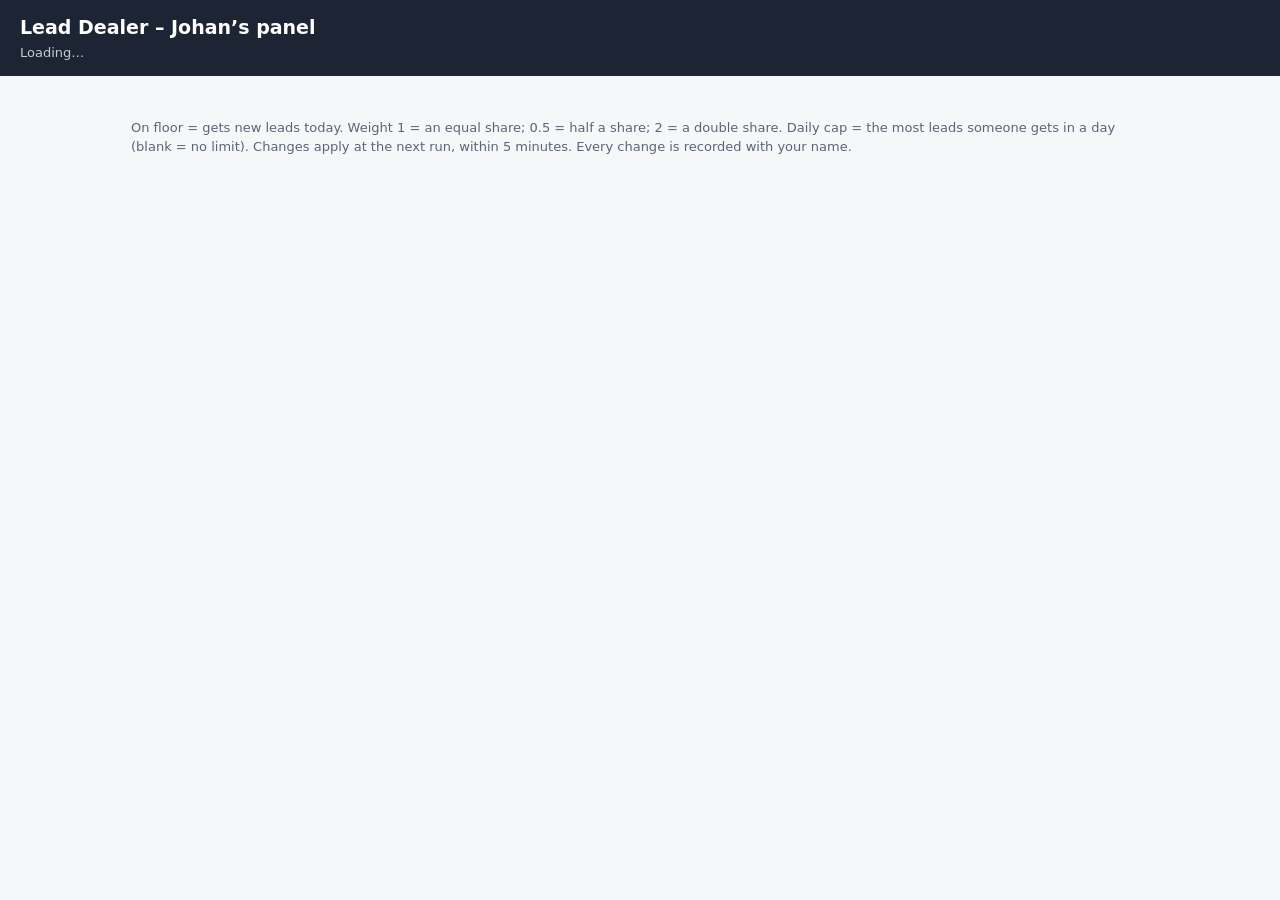
<file: dealer/panel.html>
<!doctype html><html><head><meta charset="utf-8"><base target="_top">
<style>
:root{--bg:#f6f7f9;--card:#fff;--ink:#1d2433;--mute:#5b6577;--line:#e3e6eb;--acc:#3b5bdb;--ok:#2b8a3e;--warn:#b35c00;--bad:#c92a2a}
*{box-sizing:border-box}body{margin:0;font:15px/1.45 system-ui,-apple-system,Segoe UI,Roboto,sans-serif;background:var(--bg);color:var(--ink)}
header{background:#1d2433;color:#fff;padding:14px 20px}header h1{margin:0;font-size:19px;font-weight:600}header p{margin:2px 0 0;color:#c5cad3;font-size:13px}
main{max-width:1050px;margin:0 auto;padding:16px}
.strip{display:grid;grid-template-columns:repeat(auto-fit,minmax(220px,1fr));gap:10px;margin-bottom:14px}
.box{background:var(--card);border:1px solid var(--line);border-radius:10px;padding:12px 14px}
.box h3{margin:0 0 6px;font-size:13px;color:var(--mute);font-weight:600;text-transform:uppercase;letter-spacing:.03em}
.mode{display:inline-block;padding:2px 10px;border-radius:999px;font-weight:600;font-size:13px}
.m-SHADOW{background:#e7ecff;color:#2541b2}.m-LIVE{background:#d3f9d8;color:#1b6b2c}.m-OFF{background:#eceef1;color:#5b6577}
.seg{display:inline-flex;border:1px solid var(--line);border-radius:8px;overflow:hidden}.seg button{border:0;background:#fff;padding:5px 10px;font:inherit;font-size:13px;cursor:pointer;color:var(--ink)}
.seg button+button{border-left:1px solid var(--line)}.seg button.on{background:var(--acc);color:#fff}
.tabs{display:flex;gap:6px;margin:6px 0 10px}.tabs button{border:1px solid var(--line);background:#fff;border-radius:8px;padding:7px 14px;font:inherit;cursor:pointer;color:var(--ink)}
.tabs button.on{background:var(--ink);color:#fff;border-color:var(--ink)}
table{width:100%;border-collapse:collapse;background:var(--card);border:1px solid var(--line);border-radius:10px;overflow:hidden}
th,td{padding:8px 10px;border-bottom:1px solid var(--line);text-align:left;vertical-align:middle}th{font-size:12.5px;color:var(--mute);font-weight:600;background:#fafbfc}
td.num,th.num{text-align:right;font-variant-numeric:tabular-nums}tr.off td{color:#98a1b0}tr.changed td{background:#fff9db}
.sw{position:relative;width:44px;height:24px;display:inline-block}.sw input{opacity:0;width:0;height:0}
.sl{position:absolute;inset:0;background:#cfd4dc;border-radius:999px;transition:.15s;cursor:pointer}.sl:before{content:"";position:absolute;width:18px;height:18px;left:3px;top:3px;background:#fff;border-radius:50%;transition:.15s}
.sw input:checked+.sl{background:var(--ok)}.sw input:checked+.sl:before{transform:translateX(20px)}.sw input:disabled+.sl{cursor:not-allowed;opacity:.6}
select,input[type=number]{font:inherit;padding:4px 6px;border:1px solid var(--line);border-radius:6px;background:#fff;color:var(--ink)}input[type=number]{width:70px}
.bar{position:sticky;bottom:0;background:#fff;border-top:1px solid var(--line);padding:10px 16px;display:none;justify-content:space-between;align-items:center;gap:10px;box-shadow:0 -2px 8px rgba(0,0,0,.05)}
.bar.show{display:flex}.btn{background:var(--acc);color:#fff;border:0;border-radius:8px;padding:8px 16px;font:inherit;font-weight:600;cursor:pointer}.btn.sec{background:#fff;color:var(--ink);border:1px solid var(--line)}
.note{color:var(--mute);font-size:13px}.warn{color:var(--warn)}.bad{color:var(--bad)}.msg{margin:8px 0;padding:8px 12px;border-radius:8px;display:none}.msg.show{display:block}.msg.ok{background:#d3f9d8}.msg.err{background:#ffe3e3}
@media(max-width:640px){th:nth-child(2),td:nth-child(2){display:none}}
</style></head><body>
<header><h1>Lead Dealer – Johan’s panel</h1><p id="sub">Loading…</p></header>
<main>
<div id="msg" class="msg"></div>
<div class="strip" id="strip"></div>
<div class="note" id="explain"></div>
<div class="tabs" id="tabs"></div>
<div id="tbl"></div>
<p class="note">On floor = gets new leads today. Weight 1 = an equal share; 0.5 = half a share; 2 = a double share. Daily cap = the most leads someone gets in a day (blank = no limit). Changes apply at the next run, within 5 minutes. Every change is recorded with your name.</p>
</main>
<div class="bar" id="bar"><span id="count"></span><span><button class="btn sec" onclick="discard()">Undo changes</button> <button class="btn" id="save" onclick="save()">Save</button></span></div>
<script>
var D=null, college='Skills', edits={}, modeEdits={};
function el(t,a,h){var e=document.createElement(t);if(a)for(var k in a)e.setAttribute(k,a[k]);if(h!=null)e.innerHTML=h;return e}
function esc(s){return String(s).replace(/[&<>"]/g,function(c){return{'&':'&amp;','<':'&lt;','>':'&gt;','"':'&quot;'}[c]})}
function load(){google.script.run.withSuccessHandler(function(d){D=d;render()}).withFailureHandler(fail).getPanelData()}
function fail(e){show(String(e.message||e),'err')}
function show(t,k){var m=document.getElementById('msg');m.textContent=t;m.className='msg show '+k;if(k==='ok')setTimeout(function(){m.className='msg'},4000)}
function dirty(){return Object.keys(edits).length+Object.keys(modeEdits).length}
function render(){
  var u=D.user;document.getElementById('sub').textContent='Today '+D.today+' · updated '+D.at+' · '+(u.me||'unknown user')+(u.canEdit?'':' (view only)');
  var s=document.getElementById('strip');s.innerHTML='';
  ['Skills','Bellview','Matric'].forEach(function(c){
    var m=modeEdits[c]||D.modes[c],b=el('div',{class:'box'});b.appendChild(el('h3',null,c));
    if(u.canSwitch){var g=el('div',{class:'seg'});['OFF','SHADOW','LIVE'].forEach(function(x){var bt=el('button',x===m?{class:'on'}:null,x);bt.onclick=function(){if(x===D.modes[c])delete modeEdits[c];else{if(x==='LIVE'&&!confirm('Switch '+c+' to LIVE? From the next run the dealer writes new leads onto the registrar pages.'))return;modeEdits[c]=x}render()};g.appendChild(bt)});b.appendChild(g)}
    else b.appendChild(el('span',{class:'mode m-'+m},m));
    var nd=D.notDealt[c]||0;b.appendChild(el('div',{class:'note',style:'margin-top:6px'},(nd?'<span class="bad">'+nd+' lead(s) could not be dealt today</span>':'All leads dealt')+(D.dup[c]?' · '+D.dup[c]+' duplicates skipped':'')));
    s.appendChild(b)});
  var st=el('div',{class:'box'});st.appendChild(el('h3',null,'Dealer status'));
  st.appendChild(el('div',{class:'note'},'Last run: '+esc(D.lastRun||'–')+'<br>Last page check: '+esc(D.lastCheck||'–')+'<br>Hand-out from '+esc(D.start)+'; leads after '+esc(D.cutoff)+' go to the next working day'+(D.weekend?'':'; weekend leads go to Monday')+(D.warnings&&D.warnings!=='none'?'<br><span class="warn">'+esc(D.warnings)+'</span>':'')));
  s.appendChild(st);
  var anyShadow=['Skills','Bellview','Matric'].some(function(c){return D.modes[c]==='SHADOW'});
  document.getElementById('explain').innerHTML=anyShadow?'<p><b>Shadow</b> means the dealer only works out who it would give each lead to. Nothing changes on the pages. <b>Dealer today</b> shows its picks; <b>On pages today</b> shows the real hand-out.</p>':'';
  var t=document.getElementById('tabs');t.innerHTML='';
  Object.keys(D.colleges).forEach(function(c){var b=el('button',c===college?{class:'on'}:null,c);b.onclick=function(){college=c;render()};t.appendChild(b)});
  var rows=D.colleges[college]||[],h='<table><thead><tr><th>Registrar</th><th>Teams</th><th>On floor</th><th>Weight</th><th>Daily cap</th><th class="num">Dealer today</th><th class="num">On pages today</th></tr></thead><tbody>';
  rows.forEach(function(p,i){var k=college+'|'+p.name,e=edits[k]||{},on=e.onFloor!=null?e.onFloor:p.onFloor,w=e.weight!=null?e.weight:p.weight,cap=e.cap!=null?e.cap:p.cap,dis=u.canEdit?'':' disabled';
    var ws=[0.25,0.5,0.75,1,1.25,1.5,2,3];if(ws.indexOf(Number(w))<0)ws.push(Number(w));ws.sort(function(a,b){return a-b});
    h+='<tr class="'+(on?'':'off ')+(edits[k]?'changed':'')+'"><td><b>'+esc(p.name)+'</b></td><td class="note">'+esc(teamLabel(p.teams))+'</td>'+
    '<td><label class="sw"><input type="checkbox" data-k="'+esc(k)+'" data-f="onFloor"'+(on?' checked':'')+dis+'><span class="sl"></span></label></td>'+
    '<td><select data-k="'+esc(k)+'" data-f="weight"'+dis+'>'+ws.map(function(x){return '<option'+(Number(w)===x?' selected':'')+'>'+x+'</option>'}).join('')+'</select></td>'+
    '<td><input type="number" min="0" max="500" placeholder="none" value="'+esc(cap)+'" data-k="'+esc(k)+'" data-f="cap"'+dis+'></td>'+
    '<td class="num">'+p.dealt+'</td><td class="num">'+p.actual+'</td></tr>'});
  document.getElementById('tbl').innerHTML='<div style="overflow-x:auto">'+h+'</tbody></table></div>';
  document.querySelectorAll('#tbl [data-k]').forEach(function(x){x.onchange=function(){var k=x.dataset.k,f=x.dataset.f,p=find(k),v=f==='onFloor'?x.checked:x.value;var e=edits[k]||{};e[f]=f==='weight'?Number(v):v;
    var same=(e.onFloor==null||e.onFloor===p.onFloor)&&(e.weight==null||Number(e.weight)===Number(p.weight))&&(e.cap==null||String(e.cap)===String(p.cap));if(same)delete edits[k];else edits[k]=e;render()}});
  var n=dirty();document.getElementById('bar').className='bar'+(n?' show':'');document.getElementById('count').textContent=n+' unsaved change'+(n===1?'':'s');
}
var TL={'AF':'Afrikaans','OTHER':'English & African languages','ICB':'ICB','NF':'No funds','NF-AF':'No funds (Afrikaans)'};
function teamLabel(t){if(!t)return '–';return t.split(/,\s*/).map(function(x){return TL[x]||x}).join(' · ')}
function find(k){var a=k.split('|');return D.colleges[a[0]].filter(function(p){return p.name===a[1]})[0]}
function discard(){edits={};modeEdits={};render()}
function save(){var r=[];Object.keys(edits).forEach(function(k){var p=find(k),e=edits[k],a=k.split('|');r.push({college:a[0],name:a[1],onFloor:e.onFloor!=null?e.onFloor:p.onFloor,weight:e.weight!=null?e.weight:p.weight,cap:e.cap!=null?e.cap:p.cap})});
  var b=document.getElementById('save');b.disabled=true;b.textContent='Saving…';
  google.script.run.withSuccessHandler(function(res){edits={};modeEdits={};b.disabled=false;b.textContent='Save';show('Saved '+res.saved+' change(s). They apply at the next run.','ok');load()})
  .withFailureHandler(function(e){b.disabled=false;b.textContent='Save';fail(e)}).savePanel({roster:r,modes:Object.keys(modeEdits).length?modeEdits:null})}
setInterval(function(){if(!dirty())load()},120000);load();
</script></body></html>
</file>
